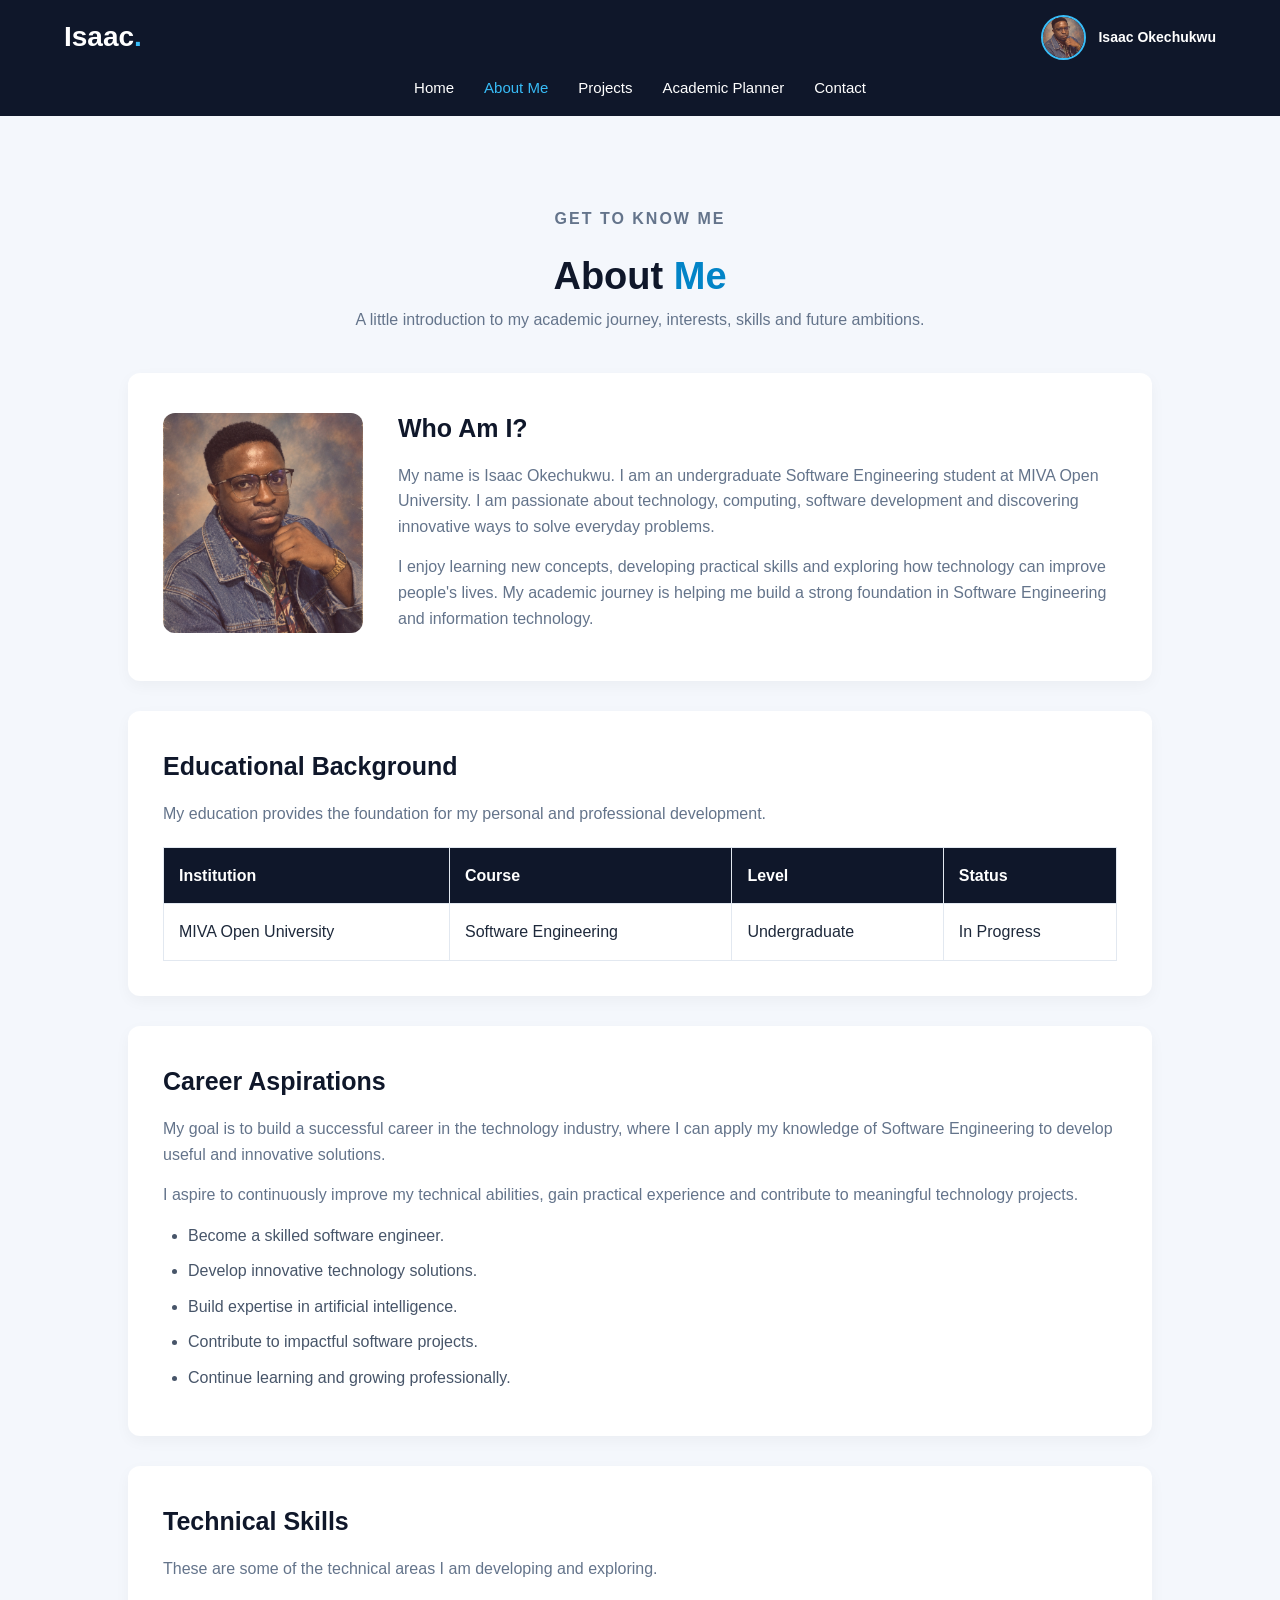
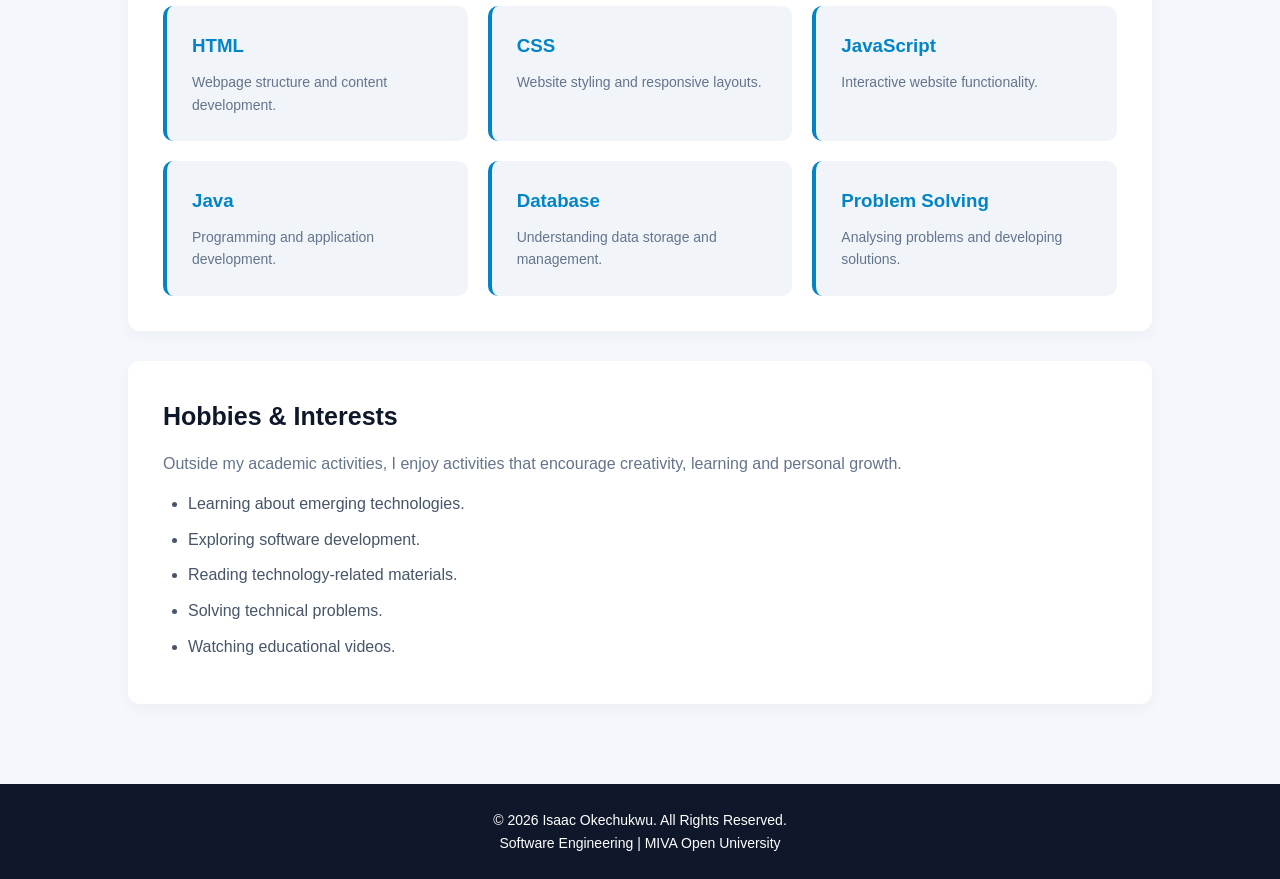
<file: about.html>
<!DOCTYPE html>
<html lang="en">

<head>
    <meta charset="UTF-8">
    <meta name="viewport" content="width=device-width, initial-scale=1.0">

    <title>About Me | Isaac Okechukwu</title>

    <link rel="stylesheet" href="css/style.css">
</head>

<body>

    <!-- Header -->
    <header>

        <div class="header-container">

            <div class="logo">
                <h2>Isaac<span>.</span></h2>
            </div>

            <div class="profile">
                <img src="images/profile.png" alt="Isaac Okechukwu">
                <h4>Isaac Okechukwu</h4>
            </div>

        </div>

        <!-- Navigation -->
        <nav>
            <ul>
                <li><a href="index.html">Home</a></li>
                <li><a href="about.html" class="active">About Me</a></li>
                <li><a href="projects.html">Projects</a></li>
                <li><a href="planner.html">Academic Planner</a></li>
                <li><a href="contact.html">Contact</a></li>
            </ul>
        </nav>

    </header>


    <!-- Main Content -->
    <main class="about-page">

        <!-- Page Introduction -->
        <section class="about-heading">

            <p class="greeting">GET TO KNOW ME</p>

            <h1>About <span>Me</span></h1>

            <p>
                A little introduction to my academic journey,
                interests, skills and future ambitions.
            </p>

        </section>


        <!-- Biography -->
        <section class="about-section">

            <div class="about-image">
                <img src="images/profile.png"
                     alt="Portrait of Isaac Okechukwu">
            </div>

            <div class="about-content">

                <h2>Who Am I?</h2>

                <p>
                    My name is Isaac Okechukwu. I am an undergraduate
                    Software Engineering student at MIVA Open University.

                    I am passionate about technology, computing,
                    software development and discovering innovative
                    ways to solve everyday problems.
                </p>

                <p>
                    I enjoy learning new concepts, developing practical
                    skills and exploring how technology can improve
                    people's lives. My academic journey is helping me
                    build a strong foundation in Software Engineering
                    and information technology.
                </p>

            </div>

        </section>


        <!-- Educational Background -->
        <section class="about-section education">

            <h2>Educational Background</h2>

            <p>
                My education provides the foundation for my
                personal and professional development.
            </p>

            <table>

                <thead>
                    <tr>
                        <th>Institution</th>
                        <th>Course</th>
                        <th>Level</th>
                        <th>Status</th>
                    </tr>
                </thead>

                <tbody>
                    <tr>
                        <td>MIVA Open University</td>
                        <td>Software Engineering</td>
                        <td>Undergraduate</td>
                        <td>In Progress</td>
                    </tr>
                </tbody>

            </table>

        </section>


        <!-- Career Aspirations -->
        <section class="about-section career">

            <h2>Career Aspirations</h2>

            <p>
                My goal is to build a successful career in the
                technology industry, where I can apply my knowledge
                of Software Engineering to develop useful and innovative
                solutions.
            </p>

            <p>
                I aspire to continuously improve my technical abilities,
                gain practical experience and contribute to meaningful
                technology projects.
            </p>

            <ul>
                <li>Become a skilled software engineer.</li>
                <li>Develop innovative technology solutions.</li>
                <li>Build expertise in artificial intelligence.</li>
                <li>Contribute to impactful software projects.</li>
                <li>Continue learning and growing professionally.</li>
            </ul>

        </section>


        <!-- Technical Skills -->
        <section class="about-section skills">

            <h2>Technical Skills</h2>

            <p>
                These are some of the technical areas I am
                developing and exploring.
            </p>

            <div class="skills-container">

                <div class="skill-card">
                    <h3>HTML</h3>
                    <p>Webpage structure and content development.</p>
                </div>

                <div class="skill-card">
                    <h3>CSS</h3>
                    <p>Website styling and responsive layouts.</p>
                </div>

                <div class="skill-card">
                    <h3>JavaScript</h3>
                    <p>Interactive website functionality.</p>
                </div>

                <div class="skill-card">
                    <h3>Java</h3>
                    <p>Programming and application development.</p>
                </div>

                <div class="skill-card">
                    <h3>Database</h3>
                    <p>Understanding data storage and management.</p>
                </div>

                <div class="skill-card">
                    <h3>Problem Solving</h3>
                    <p>Analysing problems and developing solutions.</p>
                </div>

            </div>

        </section>


        <!-- Hobbies and Interests -->
        <section class="about-section hobbies">

            <h2>Hobbies & Interests</h2>

            <p>
                Outside my academic activities, I enjoy activities
                that encourage creativity, learning and personal growth.
            </p>

            <ul>
                <li>Learning about emerging technologies.</li>
                <li>Exploring software development.</li>
                <li>Reading technology-related materials.</li>
                <li>Solving technical problems.</li>
                <li>Watching educational videos.</li>
            </ul>

        </section>


    </main>


    <!-- Footer -->
    <footer>

        <p>
            &copy; 2026 Isaac Okechukwu.
            All Rights Reserved.
        </p>

        <p>Software Engineering | MIVA Open University</p>

    </footer>

</body>
</html>
</file>
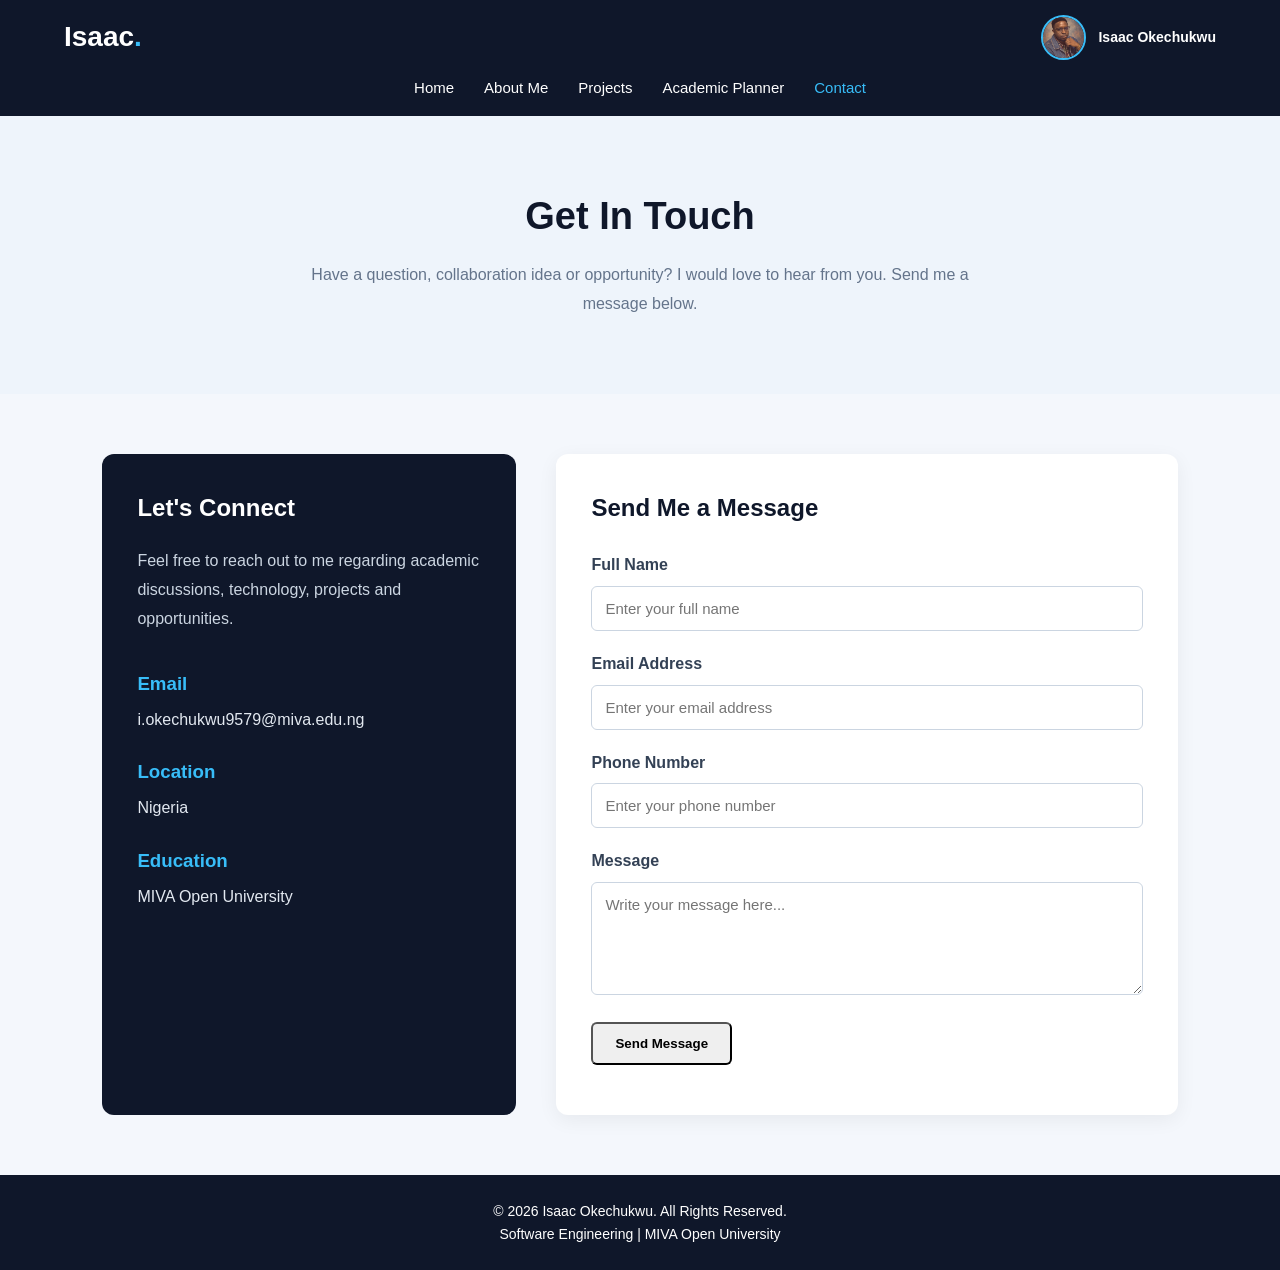
<file: contact.html>
<!DOCTYPE html>
<html lang="en">
<head>
    <meta charset="UTF-8">
    <meta name="viewport" content="width=device-width, initial-scale=1.0">

    <title>Contact Me | Isaac Okechukwu</title>

    <link rel="stylesheet" href="css/style.css">

    <!-- Contact form JavaScript -->
    <script src="js/contact.js" defer></script>
</head>

<body>

    <!-- Header -->
    <header>

        <div class="header-container">

            <div class="logo">
                <h2>Isaac<span>.</span></h2>
            </div>

            <div class="profile">
                <img src="images/profile.png" alt="Isaac Okechukwu">
                <h4>Isaac Okechukwu</h4>
            </div>

        </div>

        <!-- Navigation -->
        <nav>
            <ul>
                <li><a href="index.html">Home</a></li>
                <li><a href="about.html">About Me</a></li>
                <li><a href="projects.html">Projects</a></li>
                <li><a href="planner.html">Academic Planner</a></li>
                <li><a href="contact.html" class="active">Contact</a></li>
            </ul>
        </nav>

    </header>


    <main>

        <!-- Introduction -->
        <section class="page-intro">
            <h1>Get In Touch</h1>

            <p>
                Have a question, collaboration idea or opportunity?
                I would love to hear from you. Send me a message below.
            </p>
        </section>


        <!-- Contact Section -->
        <section class="contact-section">

            <div class="contact-container">

                <!-- Contact Information -->
                <div class="contact-info">

                    <h2>Let's Connect</h2>

                    <p>
                        Feel free to reach out to me regarding academic
                        discussions, technology, projects and opportunities.
                    </p>

                    <div class="contact-detail">
                        <h3>Email</h3>
                        <p>i.okechukwu9579@miva.edu.ng</p>
                    </div>

                    <div class="contact-detail">
                        <h3>Location</h3>
                        <p>Nigeria</p>
                    </div>

                    <div class="contact-detail">
                        <h3>Education</h3>
                        <p>MIVA Open University</p>
                    </div>

                </div>


                <!-- Contact Form -->
                <div class="contact-form-container">

                    <h2>Send Me a Message</h2>

                    <form id="contact-form">

                        <div class="form-group">
                            <label for="name">Full Name</label>

                            <input
                                type="text"
                                id="name"
                                placeholder="Enter your full name"
                            >

                            <small class="error-message" id="name-error"></small>
                        </div>


                        <div class="form-group">
                            <label for="email">Email Address</label>

                            <input
                                type="text"
                                id="email"
                                placeholder="Enter your email address"
                            >

                            <small class="error-message" id="email-error"></small>
                        </div>


                        <div class="form-group">
                            <label for="phone">Phone Number</label>

                            <input
                                type="text"
                                id="phone"
                                placeholder="Enter your phone number"
                            >

                            <small class="error-message" id="phone-error"></small>
                        </div>


                        <div class="form-group">
                            <label for="message">Message</label>

                            <textarea
                                id="message"
                                rows="5"
                                placeholder="Write your message here..."
                            ></textarea>

                            <small class="error-message" id="message-error"></small>
                        </div>


                        <button type="submit" class="btn">
                            Send Message
                        </button>

                        <p id="form-feedback"></p>

                    </form>

                </div>

            </div>

        </section>

    </main>


   <!-- Footer -->
    <footer>

        <p>
            &copy; 2026 Isaac Okechukwu.
            All Rights Reserved.
        </p>

        <p>Software Engineering | MIVA Open University</p>

    </footer>

</body>
</html>
</file>
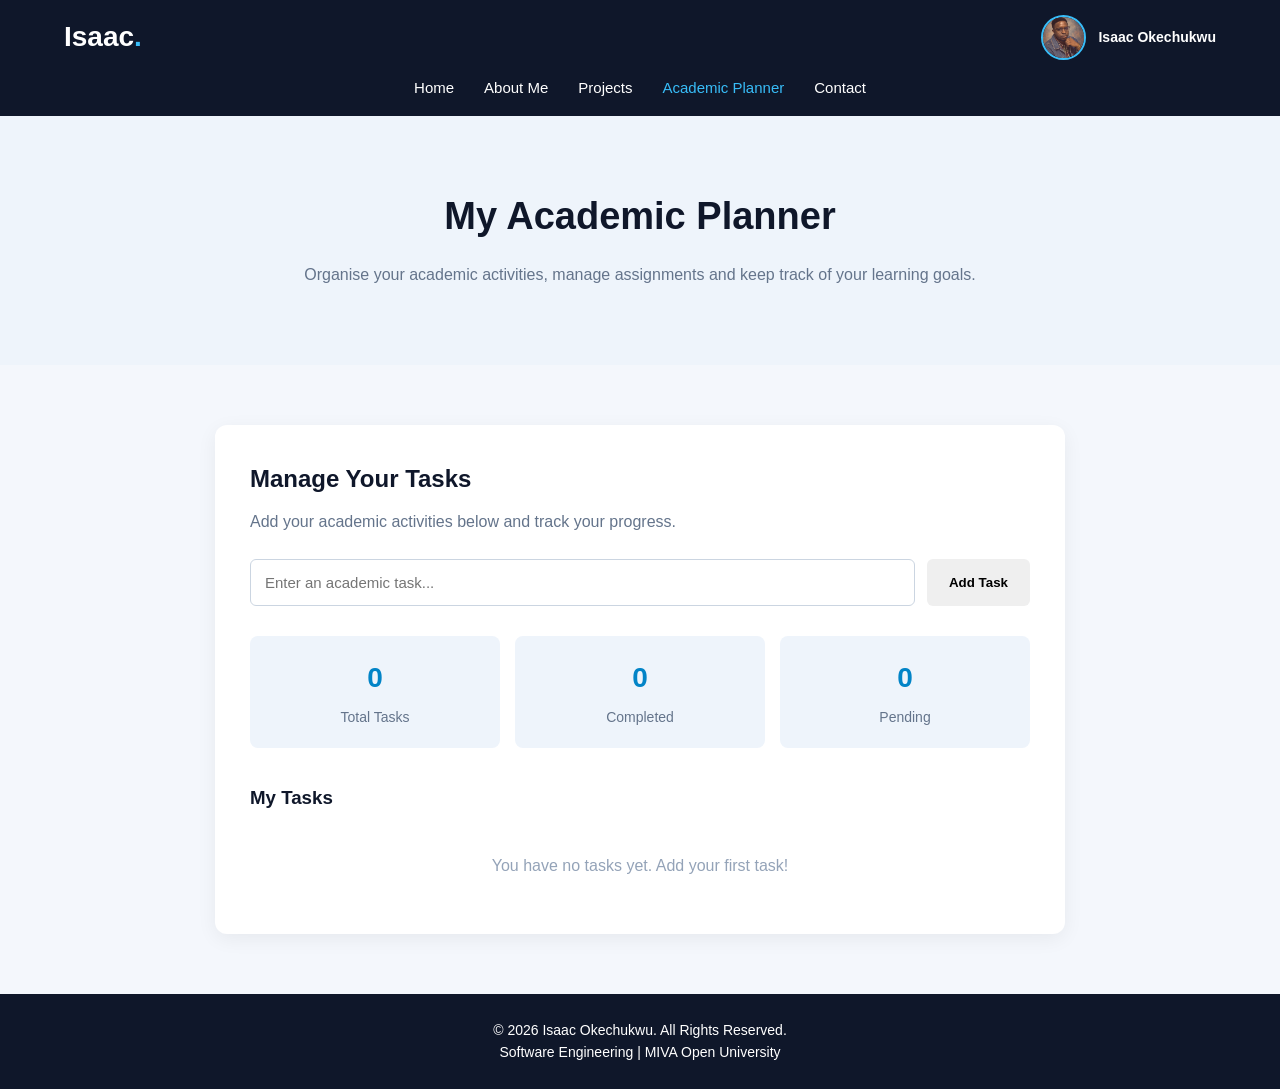
<file: planner.html>
<!DOCTYPE html>
<html lang="en">
<head>
    <meta charset="UTF-8">
    <meta name="viewport" content="width=device-width, initial-scale=1.0">

    <title>Academic Planner | Isaac Okechukwu</title>

    <link rel="stylesheet" href="css/style.css">

    <!-- JavaScript file -->
    <script src="js/planner.js" defer></script>
</head>

<body>

    
     <!-- Website Header -->
    <header>
        <div class="header-container">

            <div class="logo">
                <h2>Isaac<span>.</span></h2>
            </div>

            <!-- Profile at the top right -->
            <div class="profile">
                <img src="images/profile.png"
                     alt="Isaac Okechukwu Profile Picture">
                <h4>Isaac Okechukwu</h4>
            </div>

        </div>

        <!-- Navigation Menu -->
        <nav>
            <ul>
                <li><a href="index.html" >Home</a></li>
                <li><a href="about.html">About Me</a></li>
                <li><a href="projects.html">Projects</a></li>
                <li><a href="planner.html" class="active">Academic Planner</a></li>
                <li><a href="contact.html">Contact</a></li>
            </ul>
        </nav>
    </header>

    


    <main>

        <section class="page-intro">
            <h1>My Academic Planner</h1>

            <p>
                Organise your academic activities, manage assignments
                and keep track of your learning goals.
            </p>
        </section>


        <section class="planner-section">

            <div class="planner-container">

                <h2>Manage Your Tasks</h2>

                <p class="planner-description">
                    Add your academic activities below and track your progress.
                </p>

                <!-- Task input form -->
                <form id="task-form" class="task-form">

                    <input
                        type="text"
                        id="task-input"
                        placeholder="Enter an academic task..."
                        required
                    >

                    <button type="submit" class="btn">
                        Add Task
                    </button>

                </form>

                <!-- Task statistics -->
                <div class="task-statistics">

                    <div class="stat-card">
                        <h3 id="total-tasks">0</h3>
                        <p>Total Tasks</p>
                    </div>

                    <div class="stat-card">
                        <h3 id="completed-tasks">0</h3>
                        <p>Completed</p>
                    </div>

                    <div class="stat-card">
                        <h3 id="pending-tasks">0</h3>
                        <p>Pending</p>
                    </div>

                </div>

                <!-- Task list -->
                <div class="task-list-container">

                    <h3>My Tasks</h3>

                    <ul id="task-list">
                        <!-- JavaScript will insert tasks here -->
                    </ul>

                    <p id="empty-message">
                        You have no tasks yet. Add your first task!
                    </p>

                </div>

            </div>

        </section>

    </main>


   <!-- Footer -->
    <footer>

        <p>
            &copy; 2026 Isaac Okechukwu.
            All Rights Reserved.
        </p>

        <p>Software Engineering | MIVA Open University</p>

    </footer>

</body>
</html>
</file>
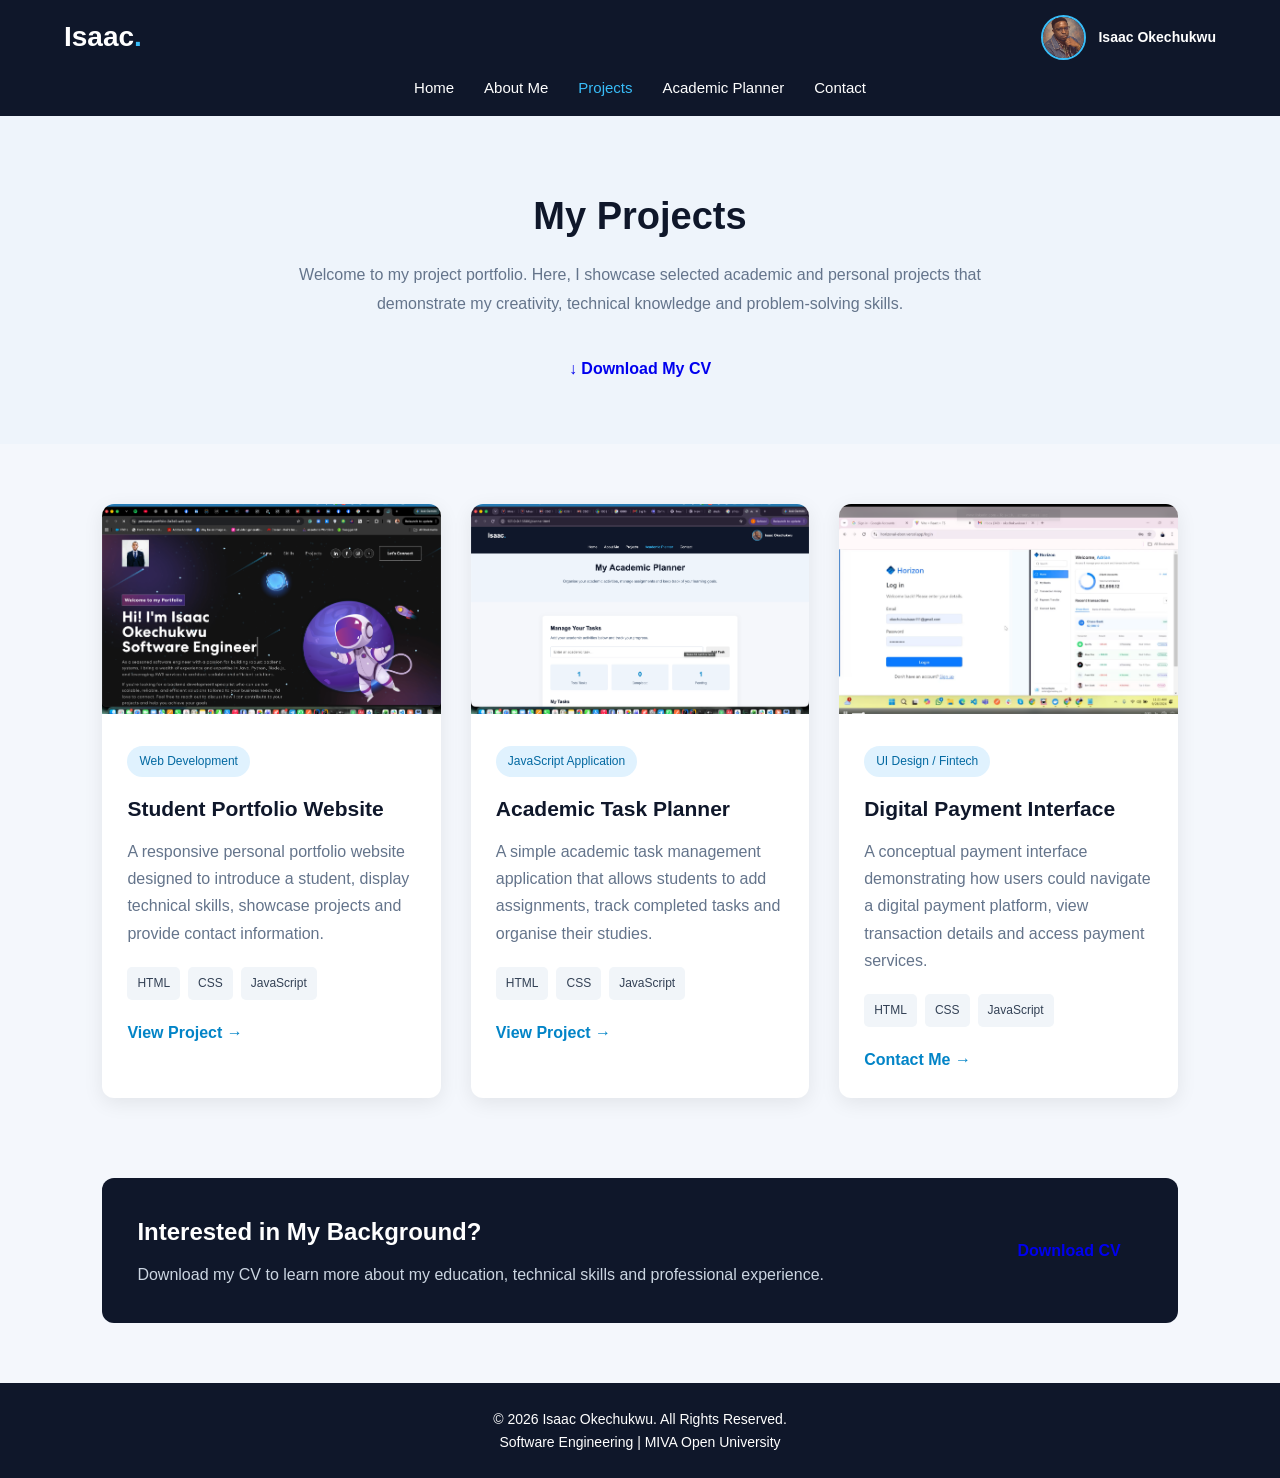
<file: projects.html>
<!DOCTYPE html>
<html lang="en">
<head>
    <meta charset="UTF-8">
    <meta name="viewport" content="width=device-width, initial-scale=1.0">

    <title>My Projects | Isaac Okechukwu</title>

    <link rel="stylesheet" href="css/style.css">
</head>

<body>
  <!-- Header -->
    <header>

        <div class="header-container">

            <div class="logo">
                <h2>Isaac<span>.</span></h2>
            </div>

            <div class="profile">
                <img src="images/profile.png" alt="Isaac Okechukwu">
                <h4>Isaac Okechukwu</h4>
            </div>

        </div>

        <!-- Navigation -->
        <nav>
            <ul>
                <li><a href="index.html">Home</a></li>
                <li><a href="about.html">About Me</a></li>
                <li><a href="projects.html" class="active">Projects</a></li>
                <li><a href="planner.html">Academic Planner</a></li>
                <li><a href="contact.html">Contact</a></li>
            </ul>
        </nav>

    </header>



    <!-- Projects Introduction -->
    <main>

        <section class="page-intro">
            <h1>My Projects</h1>

            <p>
                Welcome to my project portfolio. Here, I showcase selected
                academic and personal projects that demonstrate my creativity,
                technical knowledge and problem-solving skills.
            </p>

            <a href="documents/Isaac_Okechukwu_Java_Backend_CV.pdf"
               class="btn"
               download>
                <i class="download-icon">&#8595;</i>
                Download My CV
            </a>
        </section>


        <!-- Project Cards -->
        <section class="projects-section">

            <div class="projects-grid">

                <!-- Project 1 -->
                <article class="project-card">

                    <img src="images/project1.png"
                         alt="Student portfolio website screenshot">

                    <div class="project-content">

                        <span class="project-category">
                            Web Development
                        </span>

                        <h2>Student Portfolio Website</h2>

                        <p>
                            A responsive personal portfolio website designed
                            to introduce a student, display technical skills,
                            showcase projects and provide contact information.
                        </p>

                        <div class="technology-list">
                            <span>HTML</span>
                            <span>CSS</span>
                            <span>JavaScript</span>
                        </div>

                        <a href="index.html" class="project-link">
                            View Project →
                        </a>

                    </div>
                </article>


                <!-- Project 2 -->
                <article class="project-card">

                    <img src="images/project2.png"
                         alt="Academic planner application screenshot">

                    <div class="project-content">

                        <span class="project-category">
                            JavaScript Application
                        </span>

                        <h2>Academic Task Planner</h2>

                        <p>
                            A simple academic task management application
                            that allows students to add assignments,
                            track completed tasks and organise their studies.
                        </p>

                        <div class="technology-list">
                            <span>HTML</span>
                            <span>CSS</span>
                            <span>JavaScript</span>
                        </div>

                        <a href="planner.html" class="project-link">
                            View Project →
                        </a>

                    </div>
                </article>


                <!-- Project 3 -->
                <article class="project-card">

                    <img src="images/project3.png"
                         alt="Digital payment interface design">

                    <div class="project-content">

                        <span class="project-category">
                            UI Design / Fintech
                        </span>

                        <h2>Digital Payment Interface</h2>

                        <p>
                            A conceptual payment interface demonstrating
                            how users could navigate a digital payment
                            platform, view transaction details and access
                            payment services.
                        </p>

                        <div class="technology-list">
                            <span>HTML</span>
                            <span>CSS</span>
                            <span>JavaScript</span>
                        </div>

                        <a href="contact.html" class="project-link">
                            Contact Me →
                        </a>

                    </div>
                </article>

            </div>

        </section>


        <!-- CV Download Section -->
        <section class="cv-section">

            <div>
                <h2>Interested in My Background?</h2>

                <p>
                    Download my CV to learn more about my education,
                    technical skills and professional experience.
                </p>
            </div>

            <a href="documents/Isaac_Okechukwu_Java_Backend_CV.pdf"
               class="btn"
               download>
                Download CV
            </a>

        </section>

    </main>


    <!-- Footer -->
    <footer>

        <p>
            &copy; 2026 Isaac Okechukwu.
            All Rights Reserved.
        </p>

        <p>Software Engineering | MIVA Open University</p>

    </footer>

</body>
</html>
</file>
<file: css/style.css>
/* =================================
   GENERAL PAGE STYLING
================================= */

* {
    margin: 0;
    padding: 0;
    box-sizing: border-box;
}

body {
    font-family: Arial, Helvetica, sans-serif;
    background-color: #f4f7fc;
    color: #1e293b;
    line-height: 1.6;
}


/* =================================
   HEADER STYLING
================================= */

header {
    background-color: #0f172a;
    color: white;
    padding: 15px 5%;
    position: sticky;
    top: 0;
    z-index: 1000;
}

.header-container {
    display: flex;
    justify-content: space-between;
    align-items: center;
}

.logo h2 {
    font-size: 28px;
}

.logo span {
    color: #38bdf8;
}


/* Profile Image and Name */

.profile {
    display: flex;
    align-items: center;
    gap: 12px;
}

.profile img {
    width: 45px;
    height: 45px;
    border-radius: 50%;
    object-fit: cover;
    border: 2px solid #38bdf8;
}

.profile h4 {
    font-size: 14px;
    color: white;
}


/* =================================
   NAVIGATION MENU
================================= */

nav {
    margin-top: 15px;
}

nav ul {
    list-style: none;
    display: flex;
    justify-content: center;
    gap: 30px;
}

nav ul li a {
    color: white;
    text-decoration: none;
    font-size: 15px;
    transition: color 0.3s ease;
}

nav ul li a:hover,
nav ul li a.active {
    color: #38bdf8;
}


/* =================================
   HERO SECTION
================================= */

.hero {
    display: flex;
    align-items: center;
    justify-content: space-between;
    gap: 40px;
    padding: 80px 10%;
    min-height: 500px;
}

.hero-content {
    flex: 1;
}

.greeting {
    color: #0284c7;
    font-weight: bold;
    letter-spacing: 2px;
    margin-bottom: 15px;
}

.hero-content h1 {
    font-size: 40px;
    color: #0f172a;
    margin-bottom: 10px;
}

.hero-content h1 span {
    color: #0284c7;
}

.hero-content h2 {
    font-size: 22px;
    color: #475569;
    margin-bottom: 20px;
}

.hero-description {
    color: #64748b;
    max-width: 600px;
    margin-bottom: 30px;
}


/* =================================
   BUTTONS
================================= */

.hero-buttons {
    display: flex;
    gap: 15px;
    flex-wrap: wrap;
}

.btn {
    display: inline-block;
    padding: 12px 22px;
    border-radius: 6px;
    text-decoration: none;
    font-weight: bold;
    transition: all 0.3s ease;
}

.primary-btn {
    background-color: #0f172a;
    color: white;
}

.primary-btn:hover {
    background-color: #0284c7;
}

.secondary-btn {
    border: 2px solid #0f172a;
    color: #0f172a;
}

.secondary-btn:hover {
    background-color: #0f172a;
    color: white;
}


/* =================================
   HERO PROFILE IMAGE
================================= */

.hero-image {
    flex: 0 0 280px;
}

.hero-image img {
    width: 280px;
    height: 320px;
    object-fit: cover;
    border-radius: 15px;
    border: 5px solid white;
    box-shadow: 0 10px 30px rgba(0, 0, 0, 0.15);
}


/* =================================
   BIOGRAPHY SECTION
================================= */

.biography {
    background-color: white;
    padding: 50px 10%;
    text-align: center;
}

.biography h2,
.highlights h2 {
    color: #0f172a;
    margin-bottom: 20px;
    font-size: 28px;
}

.biography p {
    max-width: 850px;
    margin: auto;
    color: #64748b;
}

.read-more {
    display: inline-block;
    margin-top: 20px;
    color: #0284c7;
    text-decoration: none;
    font-weight: bold;
}


/* =================================
   HIGHLIGHT CARDS
================================= */

.highlights {
    padding: 60px 10%;
    text-align: center;
}

.highlight-container {
    display: grid;
    grid-template-columns: repeat(3, 1fr);
    gap: 25px;
}

.highlight-card {
    background-color: white;
    padding: 30px 20px;
    border-radius: 10px;
    box-shadow: 0 5px 15px rgba(0, 0, 0, 0.05);
    transition: transform 0.3s ease;
}

.highlight-card:hover {
    transform: translateY(-8px);
}

.highlight-card h3 {
    color: #0284c7;
    margin-bottom: 15px;
}

.highlight-card p {
    color: #64748b;
    margin-bottom: 20px;
}

.highlight-card a {
    color: #0f172a;
    font-weight: bold;
    text-decoration: none;
}
/* MULTIMEDIA SECTION */

.multimedia-section {
    padding: 60px 8%;
    text-align: center;
}

.multimedia-section h2 {
    color: #0f172a;
    margin-bottom: 15px;
}

.multimedia-section > p {
    color: #64748b;
    margin-bottom: 30px;
}

.media-container {
    display: grid;
    grid-template-columns: 30% 1fr;
    gap: 30px;

    text-align: left;
    align-items: start;
}
.video-wrapper{
     width: 100%;
    aspect-ratio: 16 / 9;
}

.media-container h3 {
    margin-bottom: 15px;
}

.media-container video {
    border-radius: 10px;
    background: #0f172a;
}

.media-container audio {
    width: 100%;
}

@media (max-width: 768px) {
    .media-container {
        grid-template-columns: 1fr;
    }
}



/* =================================
   FOOTER
================================= */

footer {
    background-color: #0f172a;
    color: white;
    text-align: center;
    padding: 25px;
    font-size: 14px;
}


/* =================================
   RESPONSIVE DESIGN
================================= */

@media screen and (max-width: 768px) {

    .header-container {
        flex-direction: column;
        gap: 15px;
    }

    nav ul {
        flex-wrap: wrap;
        gap: 15px;
    }

    .hero {
        flex-direction: column-reverse;
        text-align: center;
        padding: 50px 5%;
    }

    .hero-content h1 {
        font-size: 30px;
    }

    .hero-buttons {
        justify-content: center;
    }

    .hero-image {
        flex-basis: auto;
    }

    .highlight-container {
        grid-template-columns: 1fr;
    }

}


/* =================================
   ABOUT PAGE
================================= */

.about-page {
    padding: 50px 10%;
}


/* Page Heading */

.about-heading {
    text-align: center;
    padding: 40px 0;
}

.about-heading h1 {
    font-size: 38px;
    color: #0f172a;
}

.about-heading h1 span {
    color: #0284c7;
}

.about-heading p {
    color: #64748b;
}


/* Biography Section */

.about-section {
    background-color: white;
    padding: 35px;
    margin-bottom: 30px;
    border-radius: 12px;
    box-shadow: 0 5px 15px rgba(0, 0, 0, 0.04);
}

.about-section h2 {
    color: #0f172a;
    margin-bottom: 15px;
    font-size: 25px;
}

.about-section p {
    color: #64748b;
    margin-bottom: 15px;
}


/* About Image and Content */

.about-section:has(.about-image) {
    display: flex;
    align-items: center;
    gap: 35px;
}

.about-image img {
    width: 200px;
    height: 220px;
    object-fit: cover;
    border-radius: 12px;
}

.about-content {
    flex: 1;
}


/* Education Table */

.education table {
    width: 100%;
    border-collapse: collapse;
    margin-top: 20px;
}

.education th,
.education td {
    border: 1px solid #e2e8f0;
    padding: 15px;
    text-align: left;
}

.education th {
    background-color: #0f172a;
    color: white;
}

.education tr:nth-child(even) {
    background-color: #f1f5f9;
}


/* Career Aspirations */

.career ul,
.hobbies ul {
    padding-left: 25px;
    color: #475569;
}

.career li,
.hobbies li {
    margin-bottom: 10px;
}


/* Technical Skills */

.skills-container {
    display: grid;
    grid-template-columns: repeat(3, 1fr);
    gap: 20px;
    margin-top: 25px;
}

.skill-card {
    background-color: #f1f5f9;
    padding: 25px;
    border-radius: 10px;
    border-left: 4px solid #0284c7;
    transition: transform 0.3s ease;
}

.skill-card:hover {
    transform: translateY(-5px);
}

.skill-card h3 {
    color: #0284c7;
    margin-bottom: 10px;
}

.skill-card p {
    font-size: 14px;
    margin-bottom: 0;
}


/* About Page Responsive Design */

@media screen and (max-width: 768px) {

    .about-page {
        padding: 30px 5%;
    }

    .about-section:has(.about-image) {
        flex-direction: column;
        text-align: center;
    }

    .skills-container {
        grid-template-columns: 1fr;
    }

    .education {
        overflow-x: auto;
    }

    .education table {
        min-width: 550px;
    }

    .about-heading h1 {
        font-size: 30px;
    }

}

/* PAGE INTRODUCTION */
.page-intro {
    text-align: center;
    padding: 70px 20px 50px;
    background: #eef4fb;
}

.page-intro h1 {
    font-size: 38px;
    color: #0f172a;
    margin-bottom: 15px;
}

.page-intro p {
    max-width: 700px;
    margin: 0 auto 25px;
    color: #64748b;
    line-height: 1.8;
}


/* PROJECTS SECTION */
.projects-section {
    padding: 60px 8%;
}

.projects-grid {
    display: grid;
    grid-template-columns: repeat(3, 1fr);
    gap: 30px;
}

.project-card {
    background: #ffffff;
    border-radius: 12px;
    overflow: hidden;
    box-shadow: 0 5px 20px rgba(0, 0, 0, 0.08);
    transition: transform 0.3s ease,
                box-shadow 0.3s ease;
}

.project-card:hover {
    transform: translateY(-8px);
    box-shadow: 0 12px 25px rgba(0, 0, 0, 0.12);
}

.project-card img {
    width: 100%;
    height: 210px;
    object-fit: cover;
}

.project-content {
    padding: 25px;
}

.project-category {
    display: inline-block;
    background: #e0f2fe;
    color: #0369a1;
    padding: 6px 12px;
    border-radius: 20px;
    font-size: 12px;
    margin-bottom: 15px;
}

.project-content h2 {
    font-size: 21px;
    color: #0f172a;
    margin-bottom: 12px;
}

.project-content p {
    color: #64748b;
    line-height: 1.7;
    margin-bottom: 20px;
}

.technology-list {
    display: flex;
    flex-wrap: wrap;
    gap: 8px;
    margin-bottom: 20px;
}

.technology-list span {
    background: #f1f5f9;
    color: #334155;
    padding: 7px 10px;
    border-radius: 5px;
    font-size: 12px;
}

.project-link {
    display: inline-block;
    color: #0284c7;
    text-decoration: none;
    font-weight: bold;
}

.project-link:hover {
    color: #0f172a;
}


/* CV DOWNLOAD SECTION */
.cv-section {
    margin: 20px 8% 60px;
    padding: 35px;
    background: #0f172a;
    color: #ffffff;
    border-radius: 12px;
    display: flex;
    justify-content: space-between;
    align-items: center;
    gap: 25px;
}

.cv-section h2 {
    margin-bottom: 10px;
}

.cv-section p {
    color: #cbd5e1;
    line-height: 1.7;
}


/* BUTTON VARIATION */
.btn-outline {
    background: transparent;
    color: #0284c7;
    border: 2px solid #0284c7;
}

.btn-outline:hover {
    background: #0284c7;
    color: #ffffff;
}


/* RESPONSIVE PROJECTS PAGE */
@media (max-width: 900px) {
    .projects-grid {
        grid-template-columns: repeat(2, 1fr);
    }
}

@media (max-width: 600px) {
    .projects-grid {
        grid-template-columns: 1fr;
    }

    .cv-section {
        flex-direction: column;
        align-items: flex-start;
    }

    .page-intro h1 {
        font-size: 30px;
    }
}

/* ACADEMIC PLANNER */

.planner-section {
    padding: 60px 20px;
    background: #f4f7fc;
}

.planner-container {
    max-width: 850px;
    margin: auto;
    background: #ffffff;
    padding: 35px;
    border-radius: 12px;
    box-shadow: 0 5px 20px rgba(0, 0, 0, 0.06);
}

.planner-container h2 {
    color: #0f172a;
    margin-bottom: 10px;
}

.planner-description {
    color: #64748b;
    margin-bottom: 25px;
}

.task-form {
    display: flex;
    gap: 12px;
    margin-bottom: 30px;
}

.task-form input {
    flex: 1;
    padding: 14px;
    border: 1px solid #cbd5e1;
    border-radius: 6px;
    font-size: 15px;
    min-width: 0;
}

.task-form input:focus {
    outline: 2px solid #0284c7;
    border-color: transparent;
}

.task-form button {
    border: none;
    cursor: pointer;
}

.task-statistics {
    display: grid;
    grid-template-columns: repeat(3, 1fr);
    gap: 15px;
    margin-bottom: 35px;
}

.stat-card {
    text-align: center;
    background: #eef4fb;
    padding: 20px 10px;
    border-radius: 8px;
}

.stat-card h3 {
    font-size: 28px;
    color: #0284c7;
    margin-bottom: 5px;
}

.stat-card p {
    color: #64748b;
    font-size: 14px;
}

.task-list-container h3 {
    margin-bottom: 20px;
    color: #0f172a;
}

#task-list {
    list-style: none;
}

.task-item {
    display: flex;
    justify-content: space-between;
    align-items: center;
    gap: 15px;
    padding: 15px;
    margin-bottom: 12px;
    background: #f8fafc;
    border: 1px solid #e2e8f0;
    border-radius: 7px;
}

.task-item.completed .task-name {
    text-decoration: line-through;
    color: #94a3b8;
}

.task-actions {
    display: flex;
    gap: 8px;
}

.complete-btn,
.delete-btn {
    padding: 8px 12px;
    border: none;
    border-radius: 5px;
    cursor: pointer;
    color: white;
}

.complete-btn {
    background: #0284c7;
}

.delete-btn {
    background: #dc2626;
}

.complete-btn:hover {
    background: #0369a1;
}

.delete-btn:hover {
    background: #b91c1c;
}

#empty-message {
    color: #94a3b8;
    text-align: center;
    padding: 20px;
}

@media (max-width: 600px) {

    .planner-container {
        padding: 20px;
    }

    .task-form {
        flex-direction: column;
    }

    .task-statistics {
        gap: 8px;
    }

    .stat-card {
        padding: 15px 5px;
    }

    .task-item {
        align-items: flex-start;
        flex-direction: column;
    }
}

/* CONTACT PAGE */

.contact-section {
    padding: 60px 8%;
    background: #f4f7fc;
}

.contact-container {
    max-width: 1100px;
    margin: auto;

    display: grid;
    grid-template-columns: 1fr 1.5fr;
    gap: 40px;
}


/* CONTACT INFORMATION */

.contact-info {
    background: #0f172a;
    color: #ffffff;
    padding: 35px;
    border-radius: 12px;
}

.contact-info h2 {
    margin-bottom: 20px;
}

.contact-info > p {
    color: #cbd5e1;
    line-height: 1.8;
    margin-bottom: 35px;
}

.contact-detail {
    margin-bottom: 25px;
}

.contact-detail h3 {
    color: #38bdf8;
    margin-bottom: 8px;
}

.contact-detail p {
    color: #e2e8f0;
}


/* CONTACT FORM */

.contact-form-container {
    background: #ffffff;
    padding: 35px;
    border-radius: 12px;

    box-shadow: 0 5px 20px rgba(0, 0, 0, 0.06);
}

.contact-form-container h2 {
    color: #0f172a;
    margin-bottom: 25px;
}

.form-group {
    margin-bottom: 20px;
}

.form-group label {
    display: block;
    margin-bottom: 8px;
    font-weight: 600;
    color: #334155;
}

.form-group input,
.form-group textarea {
    width: 100%;
    padding: 13px;

    border: 1px solid #cbd5e1;
    border-radius: 6px;

    font-size: 15px;
    font-family: inherit;
}

.form-group input:focus,
.form-group textarea:focus {
    outline: 2px solid #0284c7;
    border-color: transparent;
}

.form-group textarea {
    resize: vertical;
}

.error-message {
    display: block;
    color: #dc2626;
    font-size: 13px;
    margin-top: 6px;
}

.input-error {
    border-color: #dc2626 !important;
}

#form-feedback {
    margin-top: 15px;
    font-weight: 600;
}


/* RESPONSIVE CONTACT PAGE */

@media (max-width: 768px) {

    .contact-container {
        grid-template-columns: 1fr;
    }

    .contact-info,
    .contact-form-container {
        padding: 25px;
    }

}
</file>
